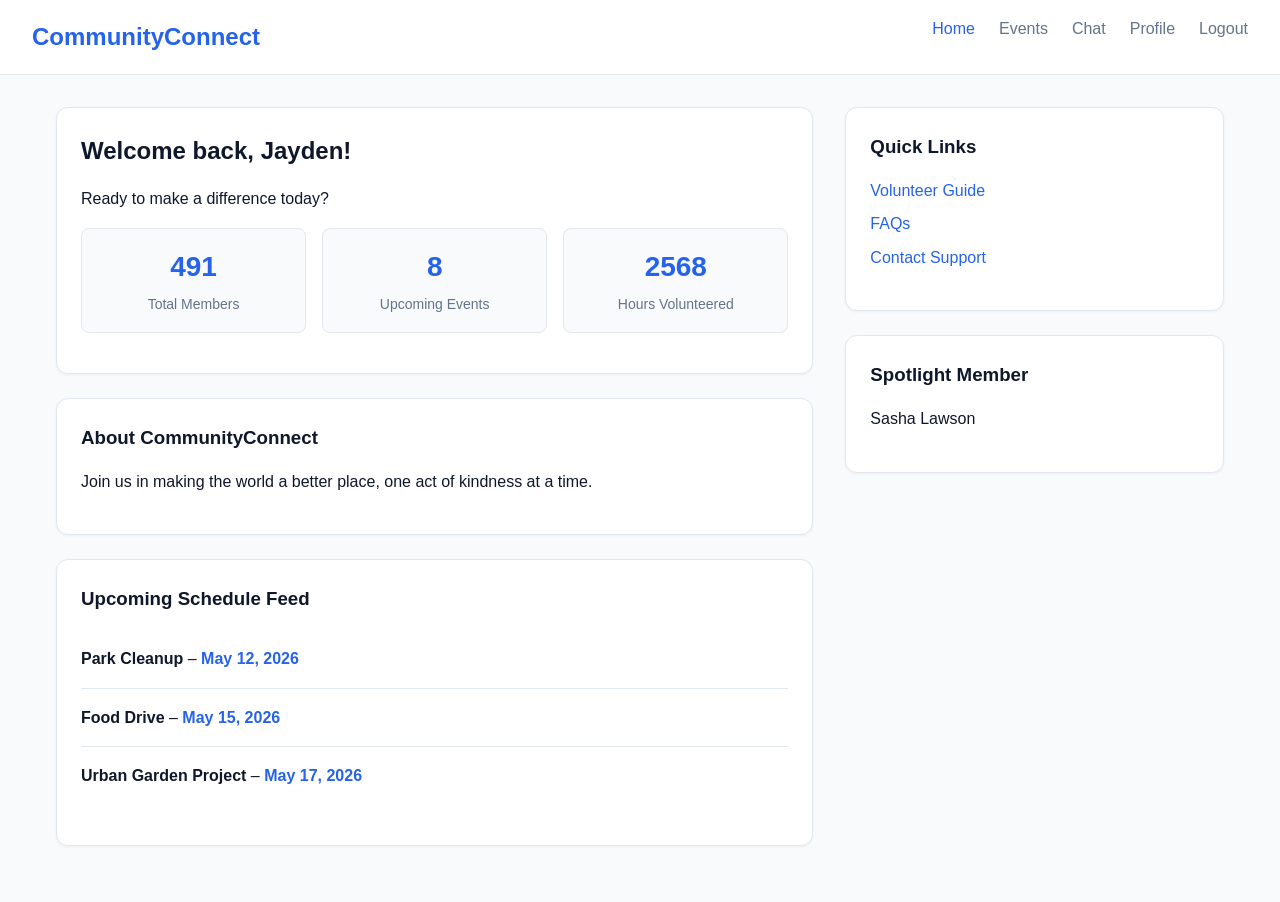
<file: source/index.html>
<!DOCTYPE html>
<html lang="en">
<head>
  <meta charset="UTF-8">
  <meta name="viewport" content="width=device-width, initial-scale=1.0">
  <title>CommunityConnect - Home</title>
  <link rel="stylesheet" href="style.css">
</head>
<body>
  <header>
    <h1>CommunityConnect</h1>
    <nav class="navbar">
      <ul>
        <li><a href="index.html" class="active">Home</a></li>
        <li><a href="events.html">Events</a></li>
        <li><a href="chat_interface.html">Chat</a></li>
        <li><a href="profile.html">Profile</a></li>
        <li><a href="logout.html">Logout</a></li>
      </ul>
    </nav>
  </header>

  <div class="layout">
    <main>
      <section class="welcome">
        <h2>Welcome back, Jayden!</h2>
        <p>Ready to make a difference today?</p>
        <div class="stats">
          <div class="stat-card">
            <h3>491</h3>
            <p>Total Members</p>
          </div>
          <div class="stat-card">
            <h3>8</h3>
            <p>Upcoming Events</p>
          </div>
          <div class="stat-card">
            <h3>2568</h3>
            <p>Hours Volunteered</p>
          </div>
        </div>
      </section>

      <section class="about">
        <h3>About CommunityConnect</h3>
        <p>Join us in making the world a better place, one act of kindness at a time.</p>
      </section>

      <section>
        <h3>Upcoming Schedule Feed</h3>
        <ul id="home-event-list" class="event-list"></ul>
      </section>
    </main>

    <aside>
      <section class="quick-links">
        <h3>Quick Links</h3>
        <ul style="list-style: none; padding-left: 0; display: grid; gap: 0.5rem;">
          <li><a href="volunteer-guide.html" style="color: var(--primary); text-decoration: none;">Volunteer Guide</a></li>
          <li><a href="faqs.html" style="color: var(--primary); text-decoration: none;">FAQs</a></li>
          <li><a href="contact support.html" style="color: var(--primary); text-decoration: none;">Contact Support</a></li>
        </ul>
      </section>

      <section class="spotlight">
        <h3>Spotlight Member</h3>
        <p>Sasha Lawson</p>
      </section>
    </aside>
  </div>

  <script>
    const defaultEvents = [
      { title: "Park Cleanup", date: "2026-05-12" },
      { title: "Food Drive", date: "2026-05-15" },
      { title: "Urban Garden Project", date: "2026-05-17" }
    ];

    function getStoredEvents() {
      const stored = localStorage.getItem('communityEvents');
      if (!stored) {
        localStorage.setItem('communityEvents', JSON.stringify(defaultEvents));
        return defaultEvents;
      }
      return JSON.parse(stored);
    }

    function formatDisplayDate(rawDateString) {
      if (!rawDateString) return "Unknown Date";
      const eventDate = new Date(rawDateString);
      return eventDate.toLocaleDateString('en-US', { 
        month: 'short', 
        day: 'numeric',
        year: 'numeric',
        timeZone: 'UTC'
      });
    }

    function renderDashboardEvents() {
      const events = getStoredEvents();
      const listElement = document.getElementById('home-event-list');
      listElement.innerHTML = '';

      events.forEach(event => {
        const li = document.createElement('li');
        li.className = 'event-item';
        li.innerHTML = `<strong>${event.title}</strong> – <span class="event-date">${formatDisplayDate(event.date)}</span>`;
        listElement.appendChild(li);
      });
    }
    
    window.addEventListener('DOMContentLoaded', renderDashboardEvents);
  </script>
</body>
</html>
</file>
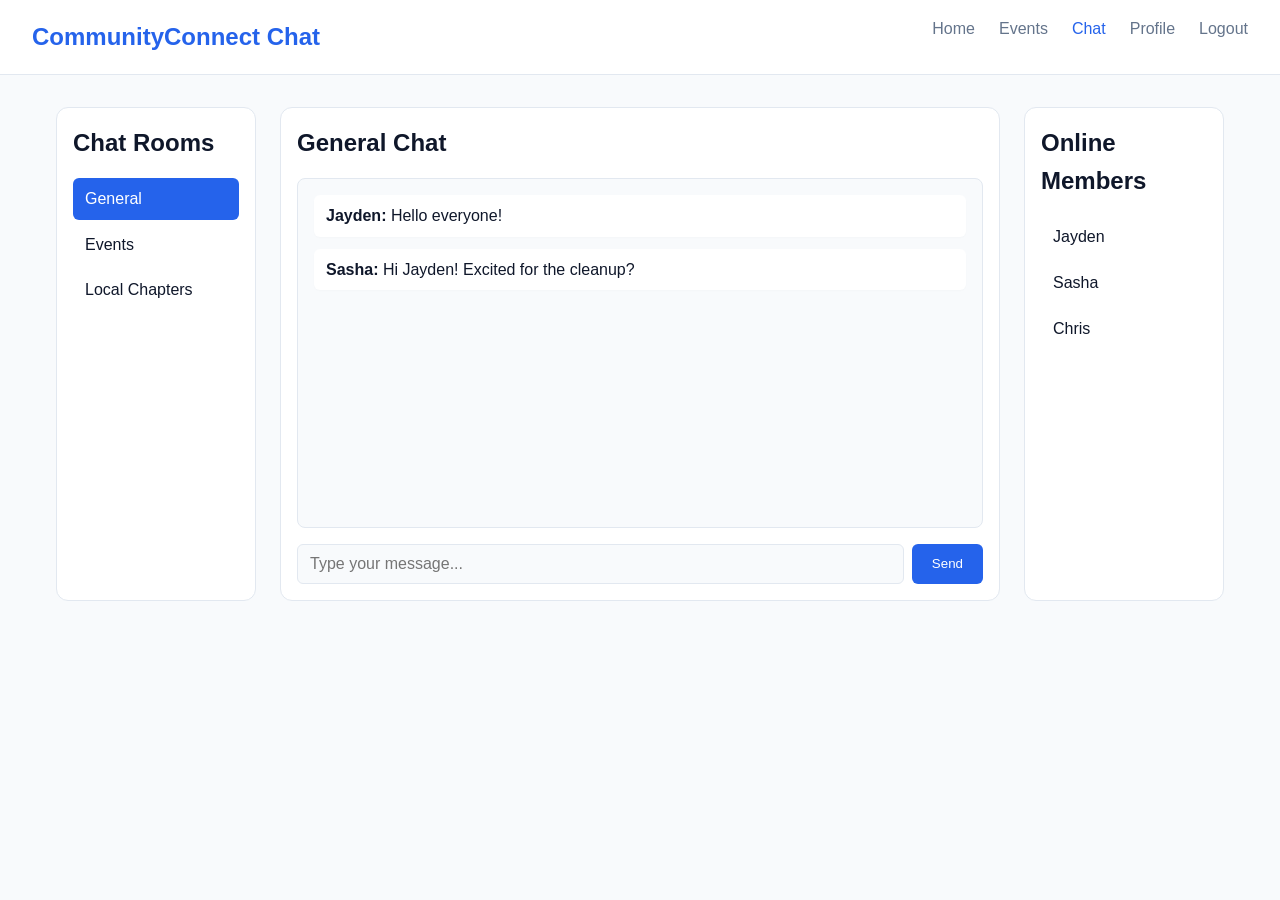
<file: source/chat_interface.html>
<!DOCTYPE html>
<html lang="en">
<head>
  <meta charset="UTF-8">
  <meta name="viewport" content="width=device-width, initial-scale=1.0">
  <title>CommunityConnect - Chat</title>
  <link rel="stylesheet" href="style.css">
</head>
<body>
  <header>
    <h1>CommunityConnect Chat</h1>
    <nav class="navbar">
      <ul>
        <li><a href="index.html">Home</a></li>
        <li><a href="events.html">Events</a></li>
        <li><a href="chat_interface.html" class="active">Chat</a></li>
        <li><a href="profile.html">Profile</a></li>
        <li><a href="logout.html">Logout</a></li>
      </ul>
    </nav>
  </header>

  <div class="chat-container">
    <aside class="chat-rooms" style="background: var(--bg-card); padding: 1rem; border-radius: 12px; border: 1px solid var(--border);">
      <h2>Chat Rooms</h2>
      <ul>
        <li class="active">General</li>
        <li>Events</li>
        <li>Local Chapters</li>
      </ul>
    </aside>

    <main class="chat-main" style="background: var(--bg-card); padding: 1rem; border-radius: 12px; border: 1px solid var(--border);">
      <h2>General Chat</h2>
      <div class="chat-window">
        <div class="message"><strong>Jayden:</strong> Hello everyone!</div>
        <div class="message"><strong>Sasha:</strong> Hi Jayden! Excited for the cleanup?</div>
      </div>
      <form class="chat-form">
        <input type="text" placeholder="Type your message..." style="flex: 1;" required />
        <button type="submit">Send</button>
      </form>
    </main>

    <aside class="online-members" style="background: var(--bg-card); padding: 1rem; border-radius: 12px; border: 1px solid var(--border);">
      <h2>Online Members</h2>
      <ul>
        <li>Jayden</li>
        <li>Sasha</li>
        <li>Chris</li>
      </ul>
    </aside>
  </div>
</body>
</html>
</file>
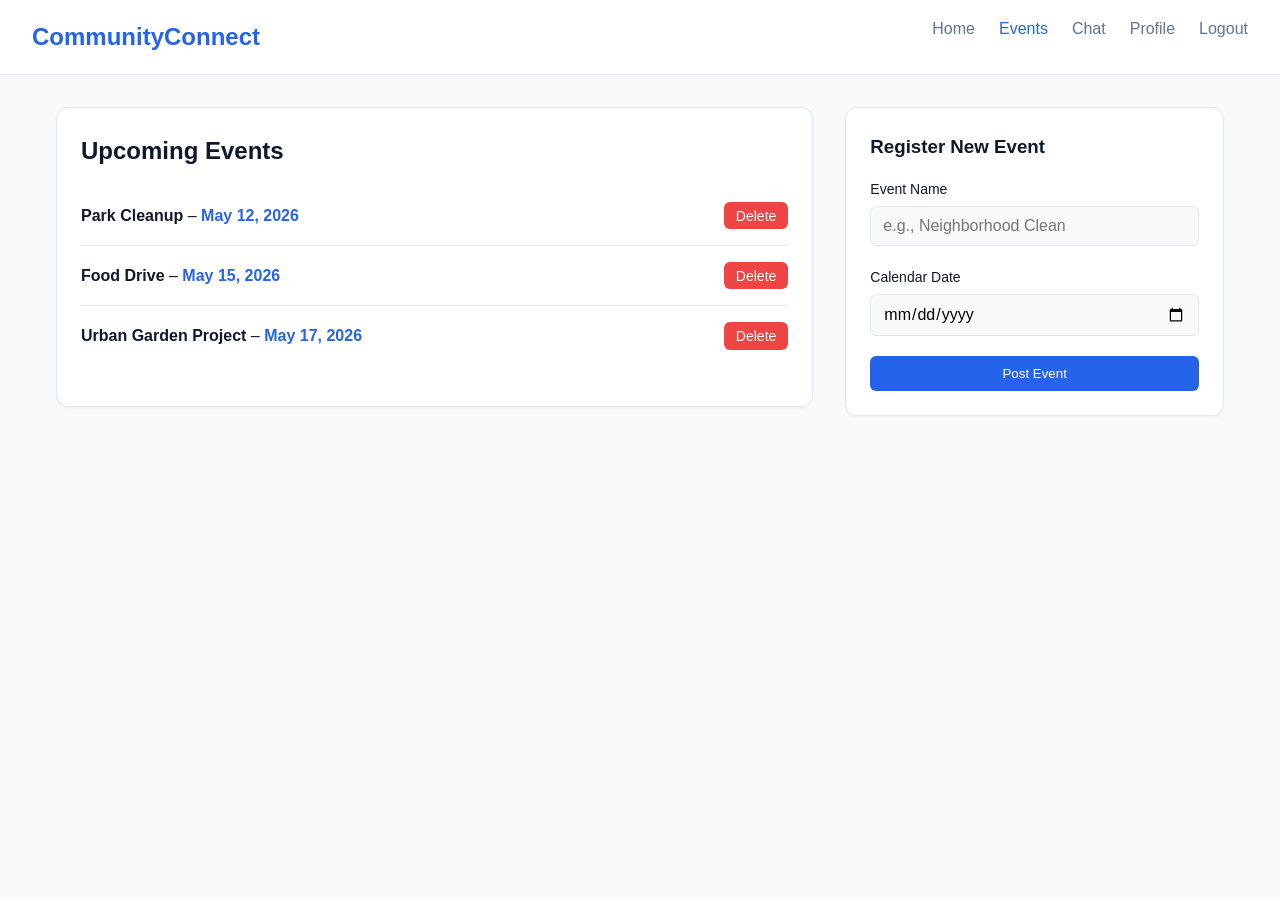
<file: source/events.html>
<!DOCTYPE html>
<html lang="en">
<head>
  <meta charset="UTF-8">
  <meta name="viewport" content="width=device-width, initial-scale=1.0">
  <title>Events - CommunityConnect</title>
  <link rel="stylesheet" href="style.css">
  <style>
    /* Inline tweak to style the delete button nicely inline */
    .event-item {
      display: flex;
      justify-content: space-between;
      align-items: center;
      gap: 1rem;
    }
    .delete-btn {
      background: #ef4444;
      padding: 0.35rem 0.75rem;
      font-size: 0.875rem;
    }
    .delete-btn:hover {
      background: #dc2626;
    }
  </style>
</head>
<body>
  <header>
    <h1>CommunityConnect</h1>
    <nav class="navbar">
      <ul>
        <li><a href="index.html">Home</a></li>
        <li><a href="events.html" class="active">Events</a></li>
        <li><a href="chat_interface.html">Chat</a></li>
        <li><a href="profile.html">Profile</a></li>
        <li><a href="logout.html">Logout</a></li>
      </ul>
    </nav>
  </header>

  <div class="layout">
    <main>
      <section>
        <h2>Upcoming Events</h2>
        <ul id="master-event-list" class="event-list"></ul>
      </section>
    </main>

    <aside>
      <section>
        <h3>Register New Event</h3>
        <form id="event-form">
          <div class="form-group">
            <label for="title">Event Name</label>
            <input type="text" id="title" placeholder="e.g., Neighborhood Clean" required>
          </div>
          <div class="form-group">
            <label for="date">Calendar Date</label>
            <input type="date" id="date" required>
          </div>
          <button type="submit" style="width: 100%;">Post Event</button>
        </form>
      </section>
    </aside>
  </div>

  <script>
    // Hardcoded initial events given completely unique IDs (timestamps)
    const defaultEvents = [
      { id: 1715472000001, title: "Park Cleanup", date: "2026-05-12" },
      { id: 1715731200002, title: "Food Drive", date: "2026-05-15" },
      { id: 1715904000003, title: "Urban Garden Project", date: "2026-05-17" }
    ];

    function getStoredEvents() {
      const stored = localStorage.getItem('communityEvents');
      if (!stored) {
        localStorage.setItem('communityEvents', JSON.stringify(defaultEvents));
        return defaultEvents;
      }
      return JSON.parse(stored);
    }

    function formatDisplayDate(rawDateString) {
      if (!rawDateString) return "Unknown Date";
      const eventDate = new Date(rawDateString);
      return eventDate.toLocaleDateString('en-US', { 
        month: 'short', 
        day: 'numeric',
        year: 'numeric',
        timeZone: 'UTC'
      });
    }

    const masterList = document.getElementById('master-event-list');
    const form = document.getElementById('event-form');

    function renderEventsPage() {
      const events = getStoredEvents();
      masterList.innerHTML = '';

      events.forEach(event => {
        const li = document.createElement('li');
        li.className = 'event-item';
        
        // Wrap the ID in quotes inside the function call to prevent parsing issues
        li.innerHTML = `
          <div>
            <strong>${event.title}</strong> – <span class="event-date">${formatDisplayDate(event.date)}</span>
          </div>
          <button class="delete-btn" onclick="deleteEvent('${event.id}')">Delete</button>
        `;
        masterList.appendChild(li);
      });
    }

    form.addEventListener('submit', function(e) {
      e.preventDefault();
      const titleInput = document.getElementById('title');
      const dateInput = document.getElementById('date');

      const currentEvents = getStoredEvents();
      
      // CRITICAL FIX: Generates a completely unique string ID using timestamp + random string
      const uniqueId = Date.now().toString() + Math.random().toString(36).substr(2, 5);

      currentEvents.push({
        id: uniqueId, 
        title: titleInput.value,
        date: dateInput.value
      });

      localStorage.setItem('communityEvents', JSON.stringify(currentEvents));
      renderEventsPage();
      form.reset();
    });

    function deleteEvent(eventId) {
      const currentEvents = getStoredEvents();
      
      // Convert to string to ensure strict type matching when filtering
      const filteredEvents = currentEvents.filter(event => event.id.toString() !== eventId.toString());
      
      localStorage.setItem('communityEvents', JSON.stringify(filteredEvents));
      renderEventsPage(); 
    }

    window.addEventListener('DOMContentLoaded', renderEventsPage);
  </script>
</body>
</html>
</file>
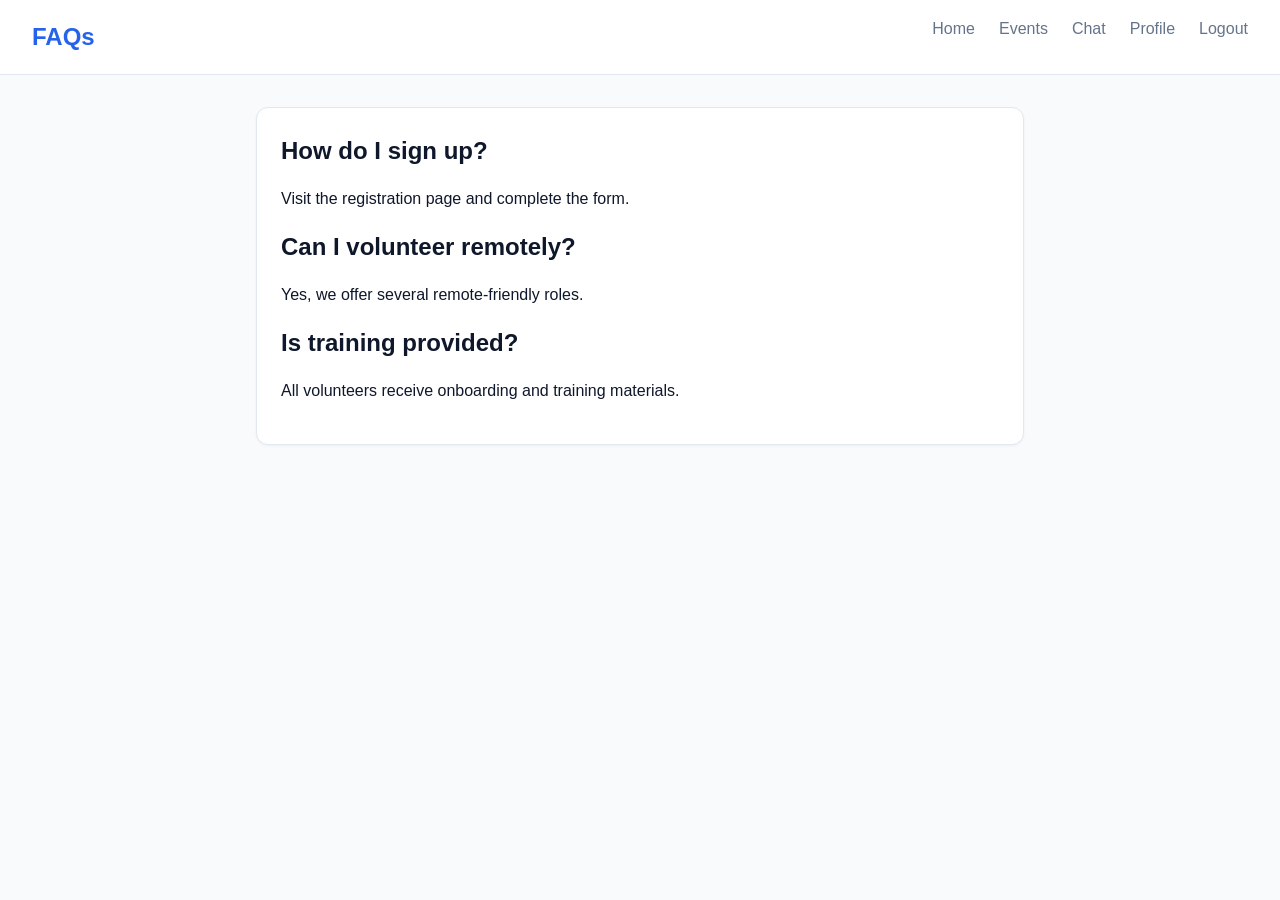
<file: source/faqs.html>
<!DOCTYPE html>
<html lang="en">
<head>
  <meta charset="UTF-8">
  <meta name="viewport" content="width=device-width, initial-scale=1.0">
  <title>FAQs</title>
  <link rel="stylesheet" href="style.css">
</head>
<body>
  <header>
    <h1>FAQs</h1>
    <nav class="navbar">
      <ul>
        <li><a href="index.html">Home</a></li>
        <li><a href="events.html">Events</a></li>
        <li><a href="chat_interface.html">Chat</a></li>
        <li><a href="profile.html">Profile</a></li>
        <li><a href="logout.html">Logout</a></li>
      </ul>
    </nav>
  </header>
  <div class="single-layout">
    <main class="main-content">
      <h2>How do I sign up?</h2>
      <p>Visit the registration page and complete the form.</p>

      <h2>Can I volunteer remotely?</h2>
      <p>Yes, we offer several remote-friendly roles.</p>

      <h2>Is training provided?</h2>
      <p>All volunteers receive onboarding and training materials.</p>
    </main>
  </div>
</body>
</html>
</file>
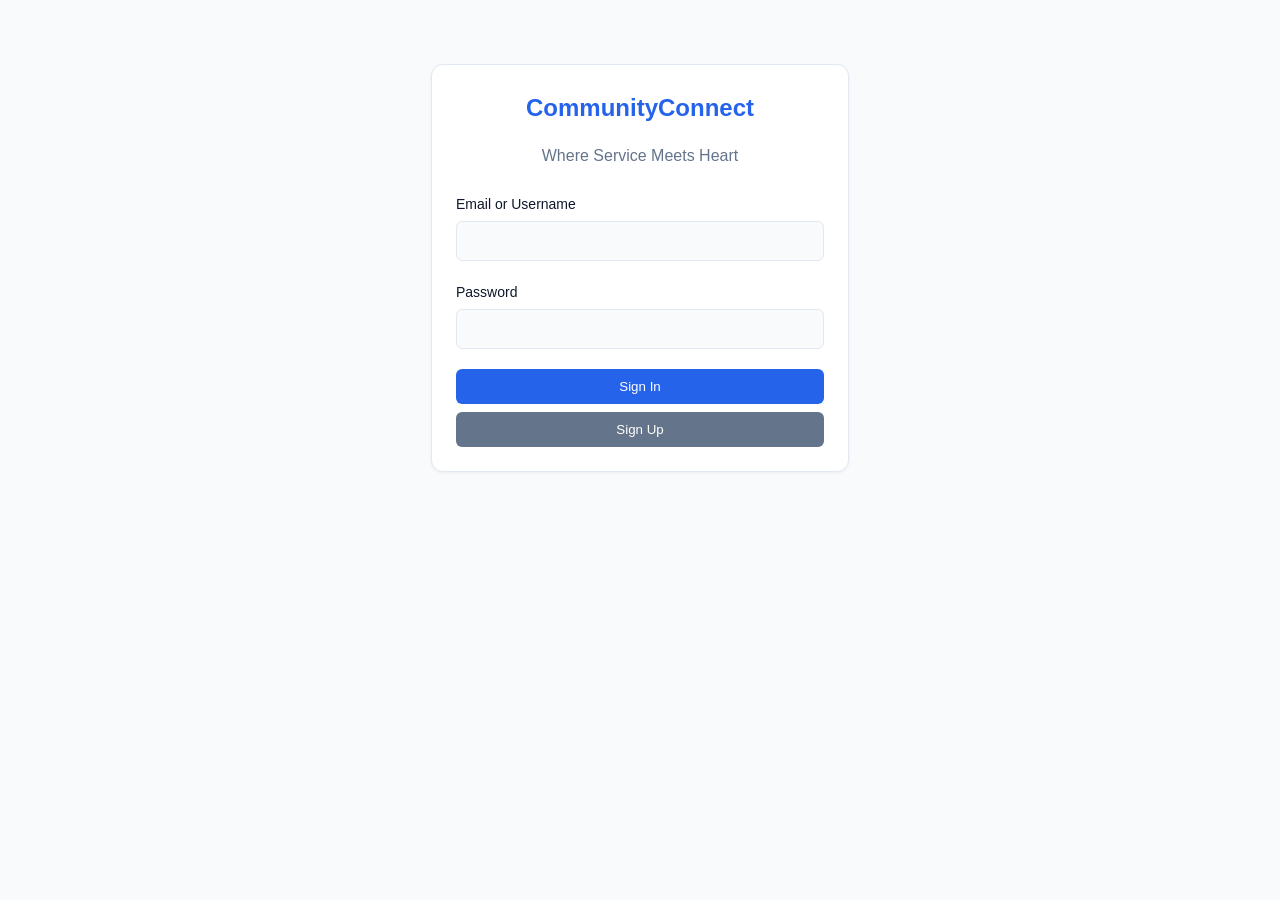
<file: source/login.html>
<!DOCTYPE html>
<html lang="en">
<head>
  <meta charset="UTF-8">
  <meta name="viewport" content="width=device-width, initial-scale=1.0">
  <title>CommunityConnect - Login</title>
  <link rel="stylesheet" href="style.css">
</head>
<body>
  <div class="auth-container">
    <main class="main-content">
      <h2 style="text-align: center; color: var(--primary);">CommunityConnect</h2>
      <p style="text-align: center; color: var(--text-muted);">Where Service Meets Heart</p>
      
      <form style="margin-top: 1.5rem;">
        <div class="form-group">
          <label for="username">Email or Username</label>
          <input type="text" id="username" name="username">
        </div>

        <div class="form-group">
          <label for="password">Password</label>
          <input type="password" id="password" name="password">
        </div>

        <button type="button" onclick="window.location.href='index.html'" style="width: 100%; margin-bottom: 0.5rem;">Sign In</button>
        <button type="button" onclick="window.location.href='signup.html'" style="width: 100%; background: var(--text-muted);">Sign Up</button>
      </form>
    </main>
  </div>
</body>
</html>
</file>
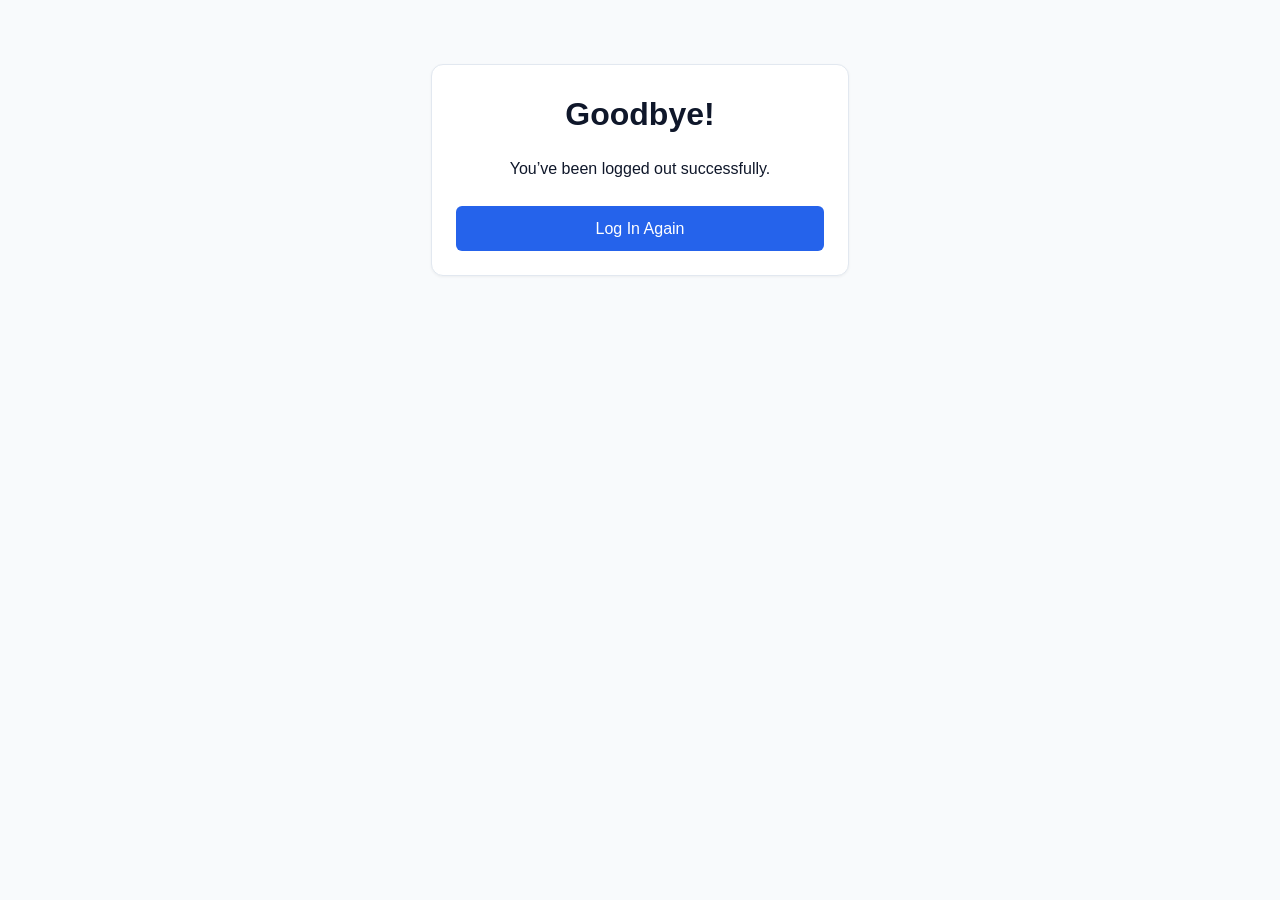
<file: source/logout.html>
<!DOCTYPE html>
<html lang="en">
<head>
  <meta charset="UTF-8">
  <meta name="viewport" content="width=device-width, initial-scale=1.0">
  <title>Logout</title>
  <link rel="stylesheet" href="style.css">
</head>
<body>
  <div class="auth-container" style="text-align: center;">
    <main class="main-content">
      <h1 style="margin-bottom: 1rem;">Goodbye!</h1>
      <p>You’ve been logged out successfully.</p>
      <a href="login.html" class="button" style="display: block; margin-top: 1.5rem;">Log In Again</a>
    </main>
  </div>
</body>
</html>
</file>
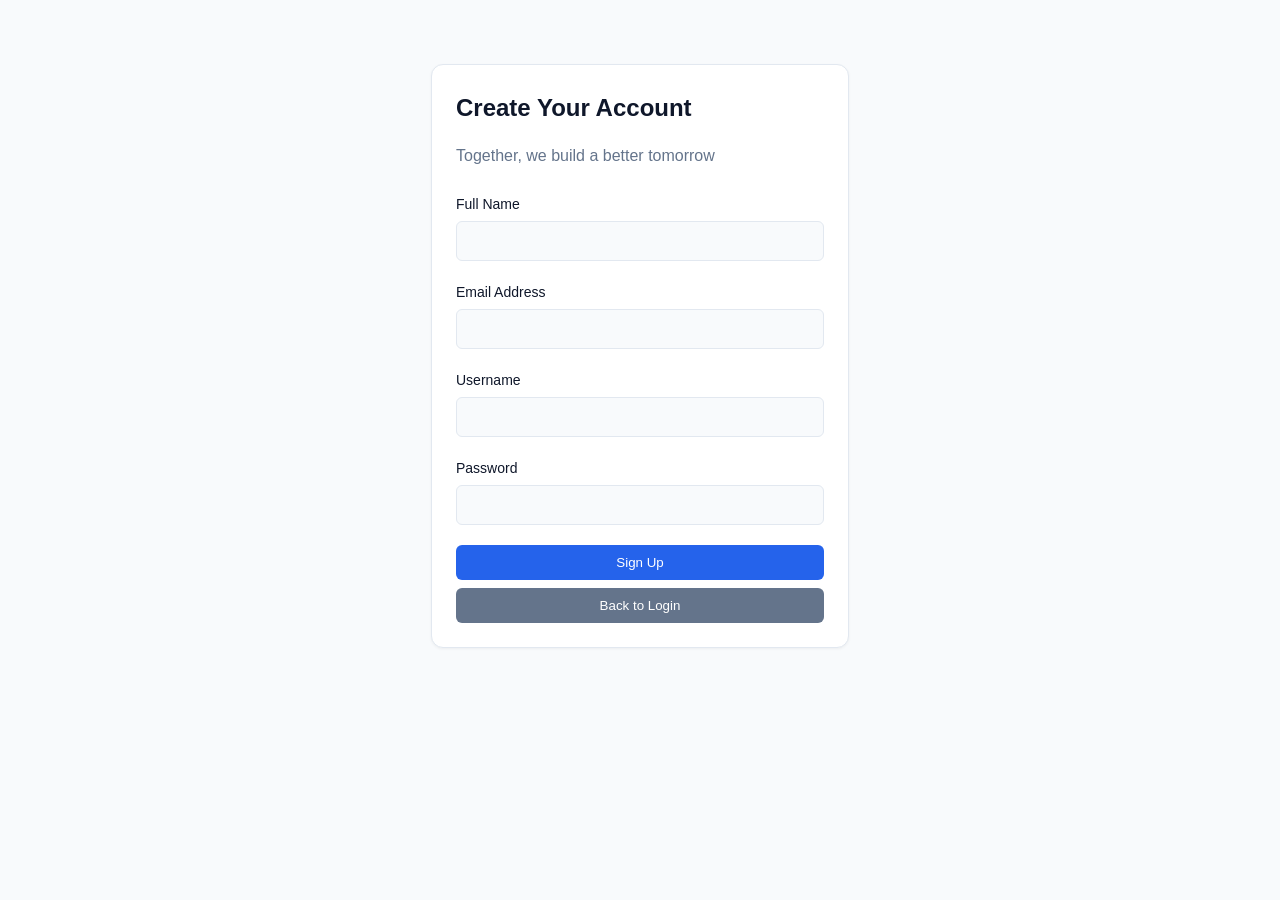
<file: source/signup.html>
<!DOCTYPE html>
<html lang="en">
<head>
  <meta charset="UTF-8">
  <meta name="viewport" content="width=device-width, initial-scale=1.0">
  <title>CommunityConnect - Sign Up</title>
  <link rel="stylesheet" href="style.css">
</head>
<body>
  <div class="auth-container">
    <main class="main-content">
      <h2>Create Your Account</h2>
      <p style="color: var(--text-muted); margin-bottom: 1.5rem;">Together, we build a better tomorrow</p>
      
      <form>
        <div class="form-group">
          <label for="fullname">Full Name</label>
          <input type="text" id="fullname" name="fullname" required>
        </div>

        <div class="form-group">
          <label for="email">Email Address</label>
          <input type="email" id="email" name="email" required>
        </div>

        <div class="form-group">
          <label for="username">Username</label>
          <input type="text" id="username" name="username" required>
        </div>

        <div class="form-group">
          <label for="password">Password</label>
          <input type="password" id="password" name="password" required>
        </div>

        <button type="button" onclick="window.location.href='index.html'" style="width: 100%; margin-bottom: 0.5rem;">Sign Up</button>
        <button type="button" onclick="window.location.href='login.html'" style="width: 100%; background: var(--text-muted);">Back to Login</button>
      </form>
    </main>
  </div>
</body>
</html>
</file>
<file: source/style.css>
:root {
  --primary: #2563eb;
  --primary-hover: #1d4ed8;
  --bg-main: #f8fafc;
  --bg-card: #ffffff;
  --text-dark: #0f172a;
  --text-muted: #64748b;
  --border: #e2e8f0;
  --success: #10b981;
}

* {
  box-sizing: border-box;
  margin: 0;
  padding: 0;
  font-family: -apple-system, BlinkMacSystemFont, "Segoe UI", Roboto, sans-serif;
}

body {
  background-color: var(--bg-main);
  color: var(--text-dark);
  line-height: 1.6;
}

/* --- Responsive Navigation & Header --- */
header {
  background: var(--bg-card);
  border-bottom: 1px solid var(--border);
  padding: 1rem 2rem;
  display: flex;
  justify-content: space-between;
  align-items: center;
  flex-wrap: wrap;
  gap: 1rem;
}

header h1 {
  font-size: 1.5rem;
  color: var(--primary);
}

.navbar ul {
  display: flex;
  list-style: none;
  gap: 1.5rem;
  flex-wrap: wrap;
}

.navbar a {
  text-decoration: none;
  color: var(--text-muted);
  font-weight: 500;
  transition: color 0.2s;
}

.navbar a:hover, .navbar a.active {
  color: var(--primary);
}

/* --- Layout Grids --- */
.layout {
  max-width: 1200px;
  margin: 2rem auto;
  padding: 0 1rem;
  display: grid;
  grid-template-columns: 2fr 1fr;
  gap: 2rem;
}

.single-layout {
  max-width: 800px;
  margin: 2rem auto;
  padding: 0 1rem;
}

/* --- Card & Content Elements --- */
section, .main-content {
  background: var(--bg-card);
  border: 1px solid var(--border);
  border-radius: 12px;
  padding: 1.5rem;
  margin-bottom: 1.5rem;
  box-shadow: 0 1px 3px rgba(0,0,0,0.05);
}

h2, h3 {
  margin-bottom: 1rem;
  color: var(--text-dark);
}

p {
  margin-bottom: 1rem;
  color: var(--text-dark);
}

/* --- Dashboard Statistics --- */
.stats {
  display: grid;
  grid-template-columns: repeat(3, 1fr);
  gap: 1rem;
  margin: 1rem 0;
}

.stat-card {
  background: var(--bg-main);
  padding: 1rem;
  border-radius: 8px;
  text-align: center;
  border: 1px solid var(--border);
}

.stat-card h3 {
  color: var(--primary);
  font-size: 1.75rem;
  margin-bottom: 0.25rem;
}

.stat-card p {
  font-size: 0.875rem;
  color: var(--text-muted);
  margin-bottom: 0;
}

/* --- Form Design --- */
.form-group {
  margin-bottom: 1.25rem;
}

label {
  display: block;
  font-size: 0.875rem;
  font-weight: 500;
  margin-bottom: 0.35rem;
}

input[type="text"], 
input[type="email"], 
input[type="password"], 
input[type="date"], 
textarea {
  width: 100%;
  padding: 0.625rem 0.75rem;
  border: 1px solid var(--border);
  border-radius: 6px;
  background: var(--bg-main);
  font-size: 1rem;
  transition: all 0.2s;
}

input:focus, textarea:focus {
  outline: none;
  border-color: var(--primary);
  background: var(--bg-card);
  box-shadow: 0 0 0 3px rgba(37, 99, 235, 0.1);
}

button, .button {
  display: inline-block;
  background: var(--primary);
  color: white;
  border: none;
  padding: 0.625rem 1.25rem;
  border-radius: 6px;
  font-weight: 500;
  text-decoration: none;
  cursor: pointer;
  transition: background 0.2s;
  text-align: center;
}

button:hover, .button:hover {
  background: var(--primary-hover);
}

/* --- Lists & Event Items --- */
ul, ol {
  padding-left: 1.25rem;
  margin-bottom: 1rem;
}

.event-list, .quick-links ul, .chat-rooms ul, .online-members ul {
  list-style: none;
  padding-left: 0;
}

.event-item {
  padding: 1rem 0;
  border-bottom: 1px solid var(--border);
}

.event-item:last-child {
  border-bottom: none;
}

.event-date {
  color: var(--primary);
  font-weight: 600;
}

img {
  max-width: 100%;
  height: auto;
  border-radius: 8px;
}

/* --- Component-Specific Styles --- */
.profile-image {
  width: 120px;
  height: 120px;
  border-radius: 50%;
  object-fit: cover;
  margin-bottom: 1rem;
  border: 3px solid var(--primary);
}

/* Chat Layout Customization */
.chat-container {
  display: grid;
  grid-template-columns: 200px 1fr 200px;
  gap: 1.5rem;
  max-width: 1200px;
  margin: 2rem auto;
  padding: 0 1rem;
}

.chat-window {
  height: 350px;
  border: 1px solid var(--border);
  background: var(--bg-main);
  border-radius: 8px;
  padding: 1rem;
  overflow-y: auto;
  margin-bottom: 1rem;
}

.message {
  background: white;
  padding: 0.5rem 0.75rem;
  border-radius: 6px;
  margin-bottom: 0.75rem;
  box-shadow: 0 1px 2px rgba(0,0,0,0.02);
}

.chat-form {
  display: flex;
  gap: 0.5rem;
}

.chat-rooms li, .online-members li {
  padding: 0.5rem 0.75rem;
  border-radius: 6px;
  margin-bottom: 0.25rem;
  cursor: pointer;
}

.chat-rooms li.active {
  background: var(--primary);
  color: white;
}

/* Auth Screens Layout */
.auth-container {
  max-width: 450px;
  margin: 4rem auto;
  padding: 0 1rem;
}

/* --- Media Queries / Responsiveness --- */
@media (max-width: 992px) {
  .chat-container {
    grid-template-columns: 1fr;
  }
  .chat-rooms, .online-members {
    display: none; /* Hide panels on smaller viewport spaces */
  }
}

@media (max-width: 768px) {
  header {
    flex-direction: column;
    text-align: center;
    padding: 1rem;
  }
  
  .layout {
    grid-template-columns: 1fr;
  }

  .stats {
    grid-template-columns: 1fr;
  }
}
</file>
